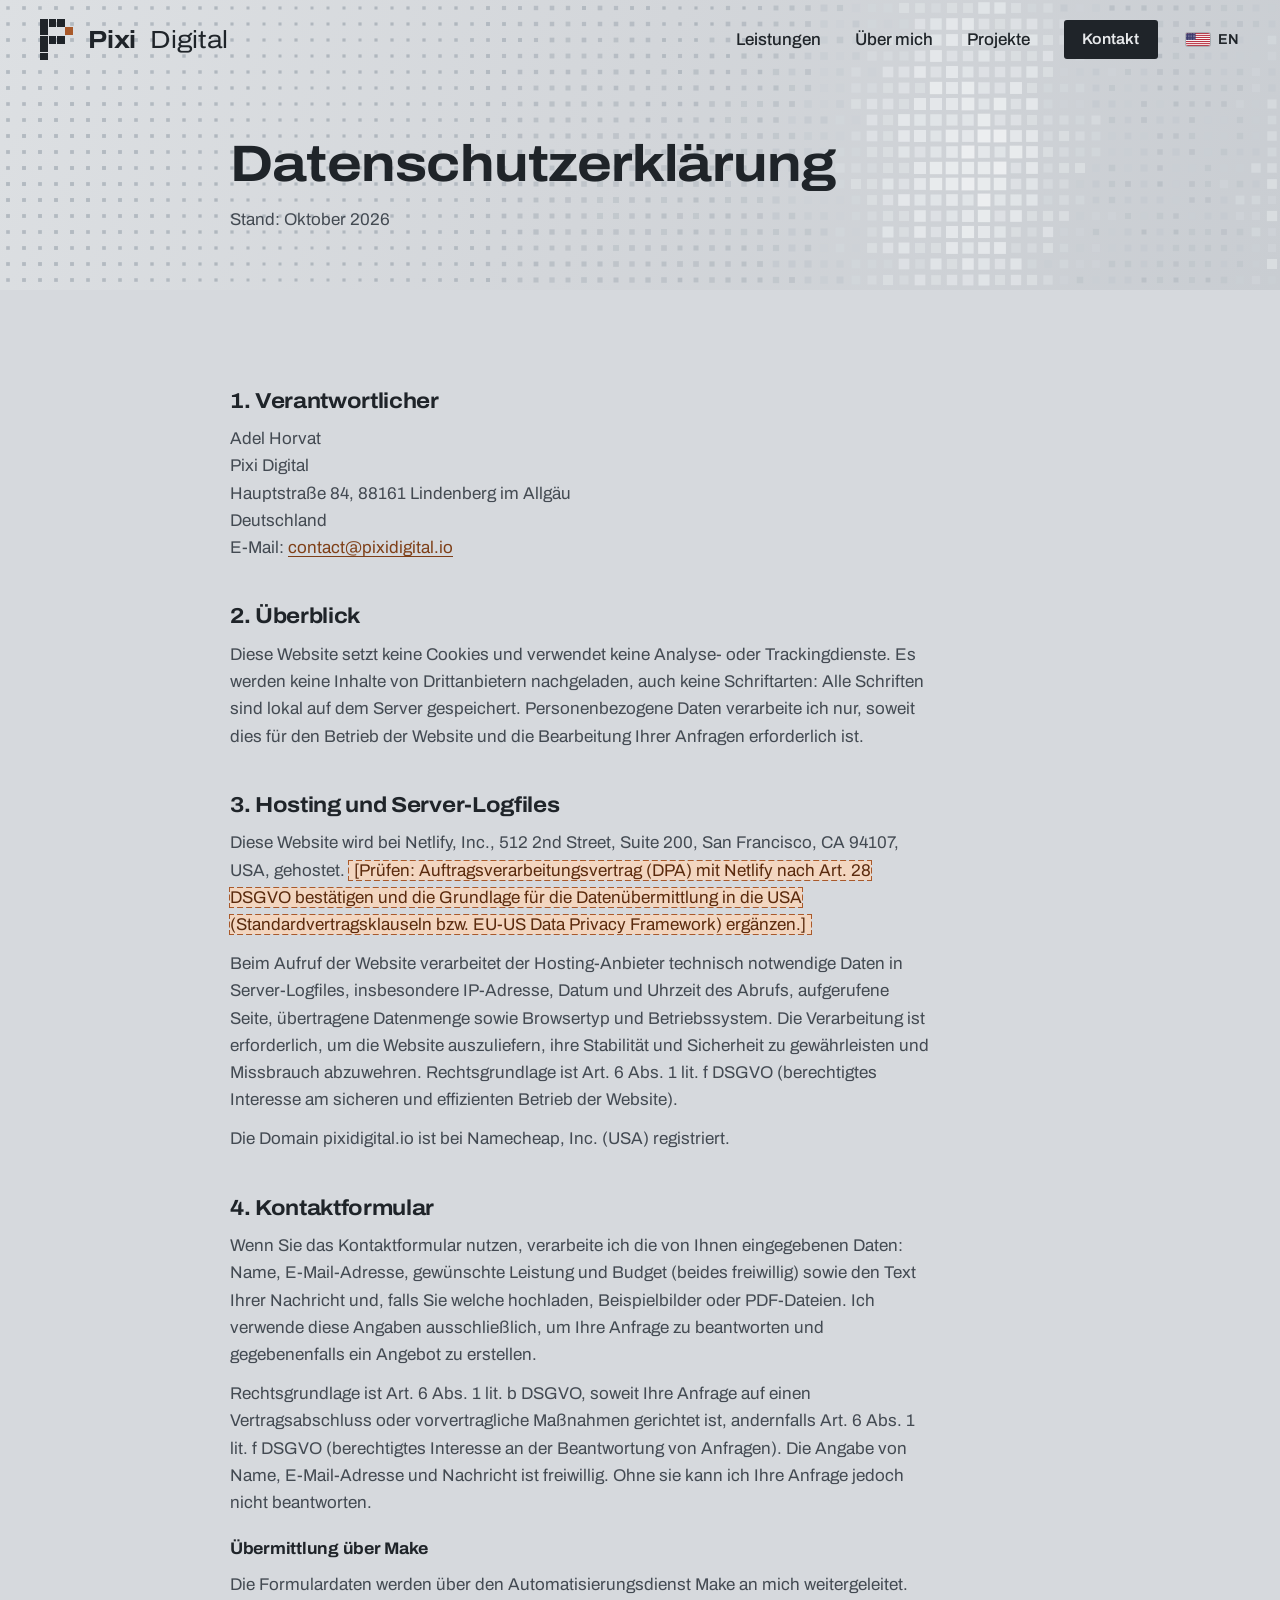
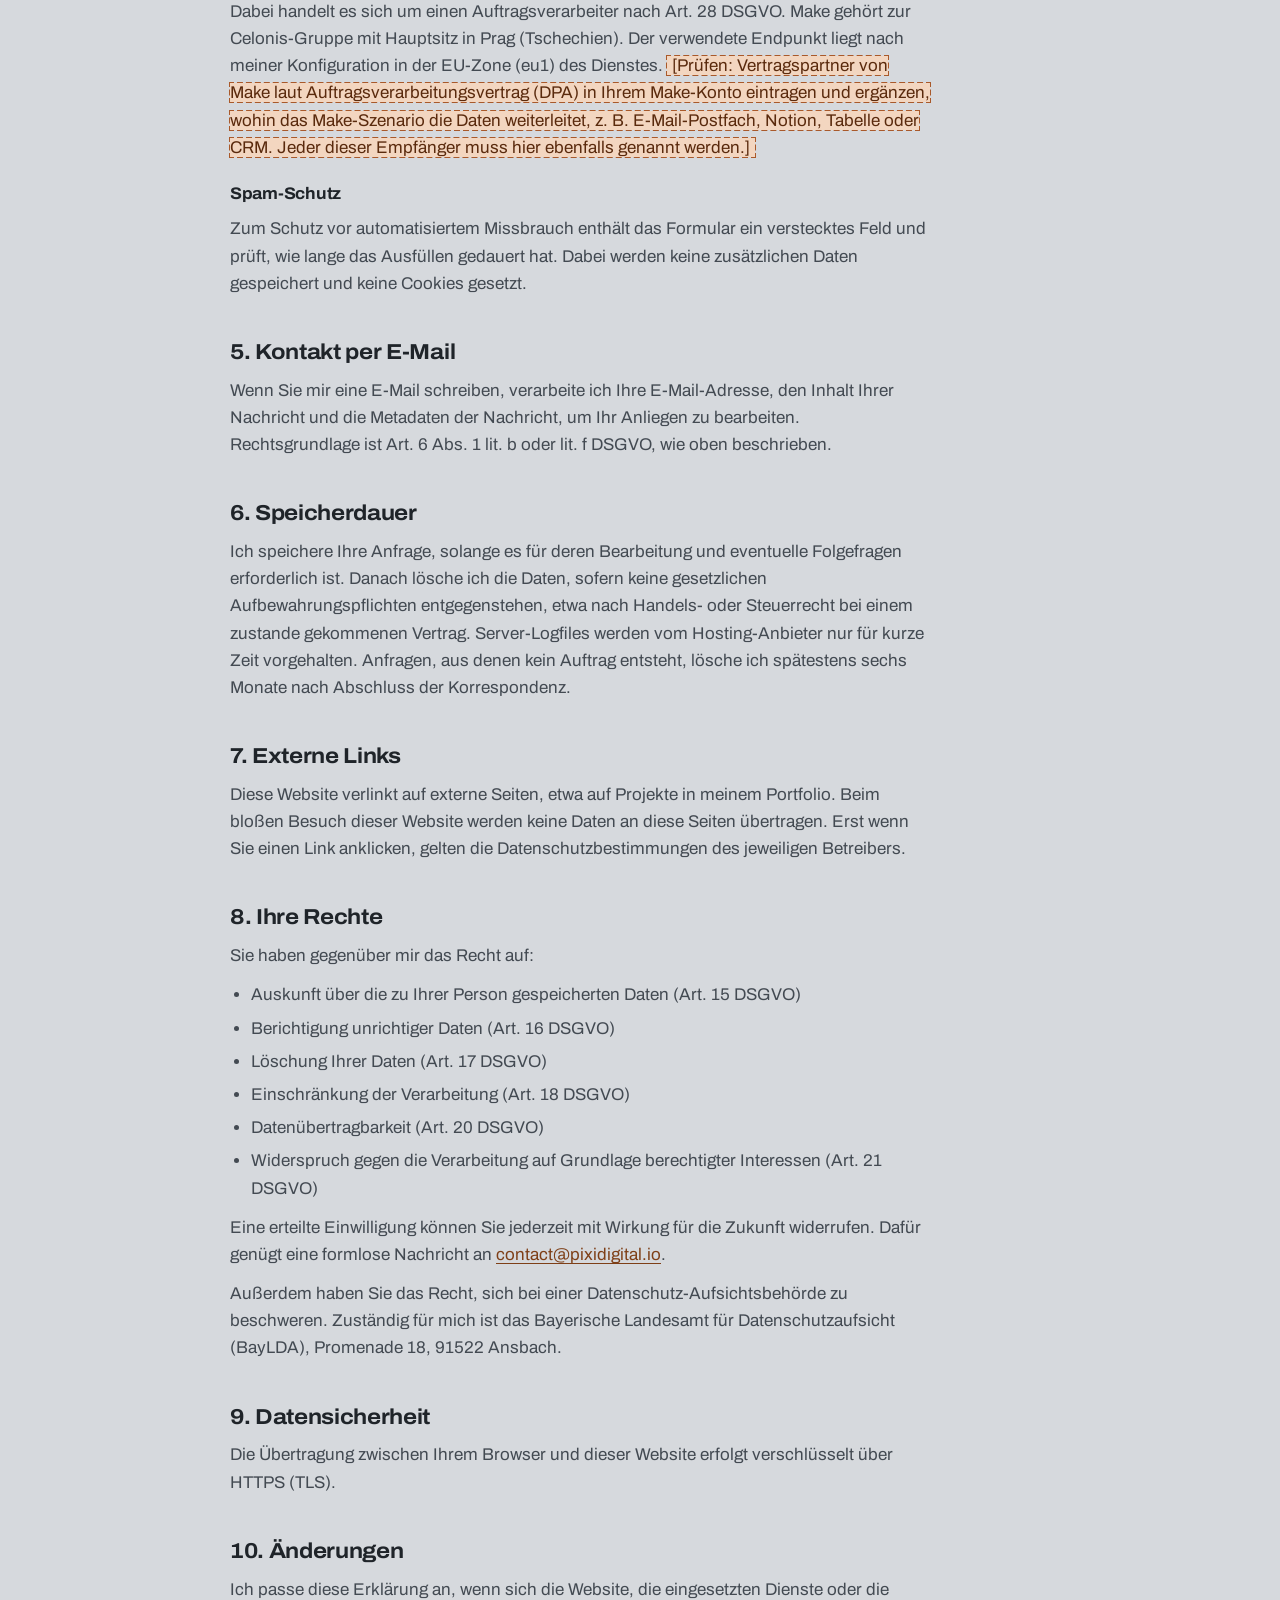
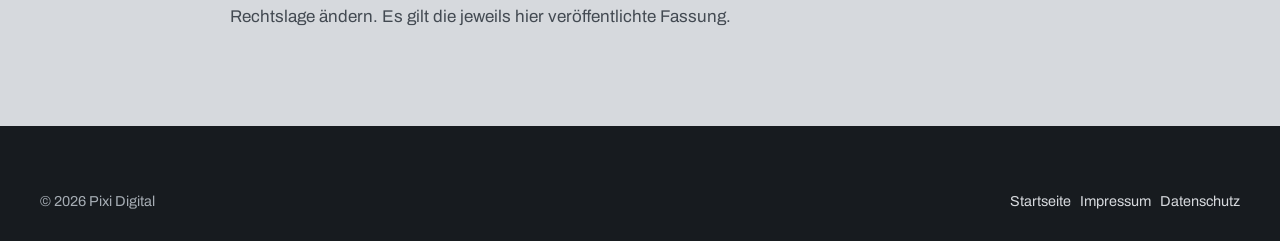
<file: datenschutz.html>
<!DOCTYPE html>
<html lang="de">
<head>
  <meta charset="UTF-8" />
  <meta name="viewport" content="width=device-width, initial-scale=1" />
  <title>Datenschutzerklärung – Pixi Digital</title>
  <meta name="description" content="Datenschutzerklärung von Pixi Digital: Welche Daten beim Besuch der Website und bei Kontaktanfragen verarbeitet werden." />
  <link rel="canonical" href="https://pixidigital.io/datenschutz.html" />
  <link rel="alternate" hreflang="de" href="https://pixidigital.io/datenschutz.html" />
  <link rel="alternate" hreflang="en" href="https://pixidigital.io/en/privacy.html" />
  <link rel="alternate" hreflang="x-default" href="https://pixidigital.io/datenschutz.html" />
  <meta name="theme-color" content="#d6d9dd" />
  <link rel="icon" type="image/svg+xml" href="favicon.svg" />
  <link rel="preload" href="fonts/archivo-latin-wdth-normal.woff2" as="font" type="font/woff2" crossorigin />
  <link rel="stylesheet" href="style.css" />
</head>
<body>
  <a class="skip-link" href="#inhalt">Zum Inhalt springen</a>

  <header class="site-header is-scrolled" id="siteHeader">
    <div class="wrap">
      <a class="brand" href="index.html" aria-label="Pixi Digital, zur Startseite">
        <svg viewBox="0 0 20 25" aria-hidden="true" focusable="false">
          <g fill="#1f2429">
            <rect x="0" y="0" width="4.6" height="4.6"/><rect x="5" y="0" width="4.6" height="4.6"/><rect x="10" y="0" width="4.6" height="4.6"/>
            <rect x="0" y="5" width="4.6" height="4.6"/>
            <rect x="0" y="10" width="4.6" height="4.6"/><rect x="5" y="10" width="4.6" height="4.6"/><rect x="10" y="10" width="4.6" height="4.6"/>
            <rect x="0" y="15" width="4.6" height="4.6"/>
            <rect x="0" y="20" width="4.6" height="4.6"/>
          </g>
          <rect x="15" y="5" width="4.6" height="4.6" fill="#a9592a"/>
        </svg>
        <b>Pixi</b><span>Digital</span>
      </a>
      <button class="nav-toggle" id="navToggle" type="button" aria-expanded="false" aria-controls="siteNav" aria-label="Menü öffnen"><span></span></button>
      <nav aria-label="Hauptnavigation">
        <ul class="nav-list" id="siteNav">
          <li><a href="index.html#leistungen">Leistungen</a></li>
          <li><a href="index.html#ueber-mich">Über mich</a></li>
          <li><a href="index.html#projekte">Projekte</a></li>
          <li><a class="btn btn--ink btn--sm" href="index.html#kontakt">Kontakt</a></li>
        </ul>
      </nav>
      <a class="lang-switch" href="en/privacy.html" hreflang="en" lang="en" aria-label="Switch to English">
        <svg class="flag" viewBox="0 0 7410 3900" width="24" height="13" aria-hidden="true" focusable="false"><rect width="7410" height="3900" fill="#b22234"/><path d="M0,450H7410M0,1050H7410M0,1650H7410M0,2250H7410M0,2850H7410M0,3450H7410" stroke="#fff" stroke-width="300"/><rect width="2964" height="2100" fill="#3c3b6e"/><g fill="#fff"><circle cx="247" cy="210" r="90"/><circle cx="741" cy="210" r="90"/><circle cx="1235" cy="210" r="90"/><circle cx="1729" cy="210" r="90"/><circle cx="2223" cy="210" r="90"/><circle cx="2717" cy="210" r="90"/><circle cx="247" cy="630" r="90"/><circle cx="741" cy="630" r="90"/><circle cx="1235" cy="630" r="90"/><circle cx="1729" cy="630" r="90"/><circle cx="2223" cy="630" r="90"/><circle cx="2717" cy="630" r="90"/><circle cx="247" cy="1050" r="90"/><circle cx="741" cy="1050" r="90"/><circle cx="1235" cy="1050" r="90"/><circle cx="1729" cy="1050" r="90"/><circle cx="2223" cy="1050" r="90"/><circle cx="2717" cy="1050" r="90"/><circle cx="247" cy="1470" r="90"/><circle cx="741" cy="1470" r="90"/><circle cx="1235" cy="1470" r="90"/><circle cx="1729" cy="1470" r="90"/><circle cx="2223" cy="1470" r="90"/><circle cx="2717" cy="1470" r="90"/><circle cx="247" cy="1890" r="90"/><circle cx="741" cy="1890" r="90"/><circle cx="1235" cy="1890" r="90"/><circle cx="1729" cy="1890" r="90"/><circle cx="2223" cy="1890" r="90"/><circle cx="2717" cy="1890" r="90"/></g></svg>
        <span>EN</span>
      </a>
    </div>
  </header>

  <main id="inhalt">
    <section class="legal-head">
      <canvas class="pixel-field" data-pixel="band" data-pointer="on" aria-hidden="true"></canvas>
      <div class="wrap">
        <h1>Datenschutzerklärung</h1>
        <p class="stand">Stand: Oktober 2026</p>
      </div>
    </section>
    <div class="legal">
    <div class="wrap">

      <h2>1. Verantwortlicher</h2>
      <p>
        Adel Horvat<br />
        Pixi Digital<br />
        Hauptstraße 84, 88161 Lindenberg im Allgäu<br />
        Deutschland<br />
        E-Mail: <a href="mailto:contact@pixidigital.io">contact@pixidigital.io</a>
      </p>

      <h2>2. Überblick</h2>
      <p>Diese Website setzt keine Cookies und verwendet keine Analyse- oder Trackingdienste. Es werden keine Inhalte von Drittanbietern nachgeladen, auch keine Schriftarten: Alle Schriften sind lokal auf dem Server gespeichert. Personenbezogene Daten verarbeite ich nur, soweit dies für den Betrieb der Website und die Bearbeitung Ihrer Anfragen erforderlich ist.</p>

      <h2>3. Hosting und Server-Logfiles</h2>
      <p>Diese Website wird bei Netlify, Inc., 512 2nd Street, Suite 200, San Francisco, CA 94107, USA, gehostet. <span class="platzhalter">[Prüfen: Auftragsverarbeitungsvertrag (DPA) mit Netlify nach Art. 28 DSGVO bestätigen und die Grundlage für die Datenübermittlung in die USA (Standardvertragsklauseln bzw. EU-US Data Privacy Framework) ergänzen.]</span></p>
      <p>Beim Aufruf der Website verarbeitet der Hosting-Anbieter technisch notwendige Daten in Server-Logfiles, insbesondere IP-Adresse, Datum und Uhrzeit des Abrufs, aufgerufene Seite, übertragene Datenmenge sowie Browsertyp und Betriebssystem. Die Verarbeitung ist erforderlich, um die Website auszuliefern, ihre Stabilität und Sicherheit zu gewährleisten und Missbrauch abzuwehren. Rechtsgrundlage ist Art. 6 Abs. 1 lit. f DSGVO (berechtigtes Interesse am sicheren und effizienten Betrieb der Website).</p>
      <p>Die Domain pixidigital.io ist bei Namecheap, Inc. (USA) registriert.</p>

      <h2>4. Kontaktformular</h2>
      <p>Wenn Sie das Kontaktformular nutzen, verarbeite ich die von Ihnen eingegebenen Daten: Name, E-Mail-Adresse, gewünschte Leistung und Budget (beides freiwillig) sowie den Text Ihrer Nachricht und, falls Sie welche hochladen, Beispielbilder oder PDF-Dateien. Ich verwende diese Angaben ausschließlich, um Ihre Anfrage zu beantworten und gegebenenfalls ein Angebot zu erstellen.</p>
      <p>Rechtsgrundlage ist Art. 6 Abs. 1 lit. b DSGVO, soweit Ihre Anfrage auf einen Vertragsabschluss oder vorvertragliche Maßnahmen gerichtet ist, andernfalls Art. 6 Abs. 1 lit. f DSGVO (berechtigtes Interesse an der Beantwortung von Anfragen). Die Angabe von Name, E-Mail-Adresse und Nachricht ist freiwillig. Ohne sie kann ich Ihre Anfrage jedoch nicht beantworten.</p>
      <h3>Übermittlung über Make</h3>
      <p>Die Formulardaten werden über den Automatisierungsdienst Make an mich weitergeleitet. Dabei handelt es sich um einen Auftragsverarbeiter nach Art. 28 DSGVO. Make gehört zur Celonis-Gruppe mit Hauptsitz in Prag (Tschechien). Der verwendete Endpunkt liegt nach meiner Konfiguration in der EU-Zone (eu1) des Dienstes. <span class="platzhalter">[Prüfen: Vertragspartner von Make laut Auftragsverarbeitungsvertrag (DPA) in Ihrem Make-Konto eintragen und ergänzen, wohin das Make-Szenario die Daten weiterleitet, z. B. E-Mail-Postfach, Notion, Tabelle oder CRM. Jeder dieser Empfänger muss hier ebenfalls genannt werden.]</span></p>
      <h3>Spam-Schutz</h3>
      <p>Zum Schutz vor automatisiertem Missbrauch enthält das Formular ein verstecktes Feld und prüft, wie lange das Ausfüllen gedauert hat. Dabei werden keine zusätzlichen Daten gespeichert und keine Cookies gesetzt.</p>

      <h2>5. Kontakt per E-Mail</h2>
      <p>Wenn Sie mir eine E-Mail schreiben, verarbeite ich Ihre E-Mail-Adresse, den Inhalt Ihrer Nachricht und die Metadaten der Nachricht, um Ihr Anliegen zu bearbeiten. Rechtsgrundlage ist Art. 6 Abs. 1 lit. b oder lit. f DSGVO, wie oben beschrieben.</p>

      <h2>6. Speicherdauer</h2>
      <p>Ich speichere Ihre Anfrage, solange es für deren Bearbeitung und eventuelle Folgefragen erforderlich ist. Danach lösche ich die Daten, sofern keine gesetzlichen Aufbewahrungspflichten entgegenstehen, etwa nach Handels- oder Steuerrecht bei einem zustande gekommenen Vertrag. Server-Logfiles werden vom Hosting-Anbieter nur für kurze Zeit vorgehalten. Anfragen, aus denen kein Auftrag entsteht, lösche ich spätestens sechs Monate nach Abschluss der Korrespondenz.</p>

      <h2>7. Externe Links</h2>
      <p>Diese Website verlinkt auf externe Seiten, etwa auf Projekte in meinem Portfolio. Beim bloßen Besuch dieser Website werden keine Daten an diese Seiten übertragen. Erst wenn Sie einen Link anklicken, gelten die Datenschutzbestimmungen des jeweiligen Betreibers.</p>

      <h2>8. Ihre Rechte</h2>
      <p>Sie haben gegenüber mir das Recht auf:</p>
      <ul>
        <li>Auskunft über die zu Ihrer Person gespeicherten Daten (Art. 15 DSGVO)</li>
        <li>Berichtigung unrichtiger Daten (Art. 16 DSGVO)</li>
        <li>Löschung Ihrer Daten (Art. 17 DSGVO)</li>
        <li>Einschränkung der Verarbeitung (Art. 18 DSGVO)</li>
        <li>Datenübertragbarkeit (Art. 20 DSGVO)</li>
        <li>Widerspruch gegen die Verarbeitung auf Grundlage berechtigter Interessen (Art. 21 DSGVO)</li>
      </ul>
      <p>Eine erteilte Einwilligung können Sie jederzeit mit Wirkung für die Zukunft widerrufen. Dafür genügt eine formlose Nachricht an <a href="mailto:contact@pixidigital.io">contact@pixidigital.io</a>.</p>
      <p>Außerdem haben Sie das Recht, sich bei einer Datenschutz-Aufsichtsbehörde zu beschweren. Zuständig für mich ist das Bayerische Landesamt für Datenschutzaufsicht (BayLDA), Promenade 18, 91522 Ansbach.</p>

      <h2>9. Datensicherheit</h2>
      <p>Die Übertragung zwischen Ihrem Browser und dieser Website erfolgt verschlüsselt über HTTPS (TLS).</p>

      <h2>10. Änderungen</h2>
      <p>Ich passe diese Erklärung an, wenn sich die Website, die eingesetzten Dienste oder die Rechtslage ändern. Es gilt die jeweils hier veröffentlichte Fassung.</p>
    </div>
    </div>
  </main>

  <footer class="site-footer">
    <div class="wrap">
      <div class="footer-bottom footer-bottom--flat">
        <p>&copy; 2026 Pixi Digital</p>
        <p><a href="index.html">Startseite</a> &nbsp; <a href="impressum.html">Impressum</a> &nbsp; <a href="datenschutz.html">Datenschutz</a></p>
      </div>
    </div>
  </footer>

  <script src="script.js" defer></script>
  <script src="pixel-field.js" defer></script>
</body>
</html>
</file>
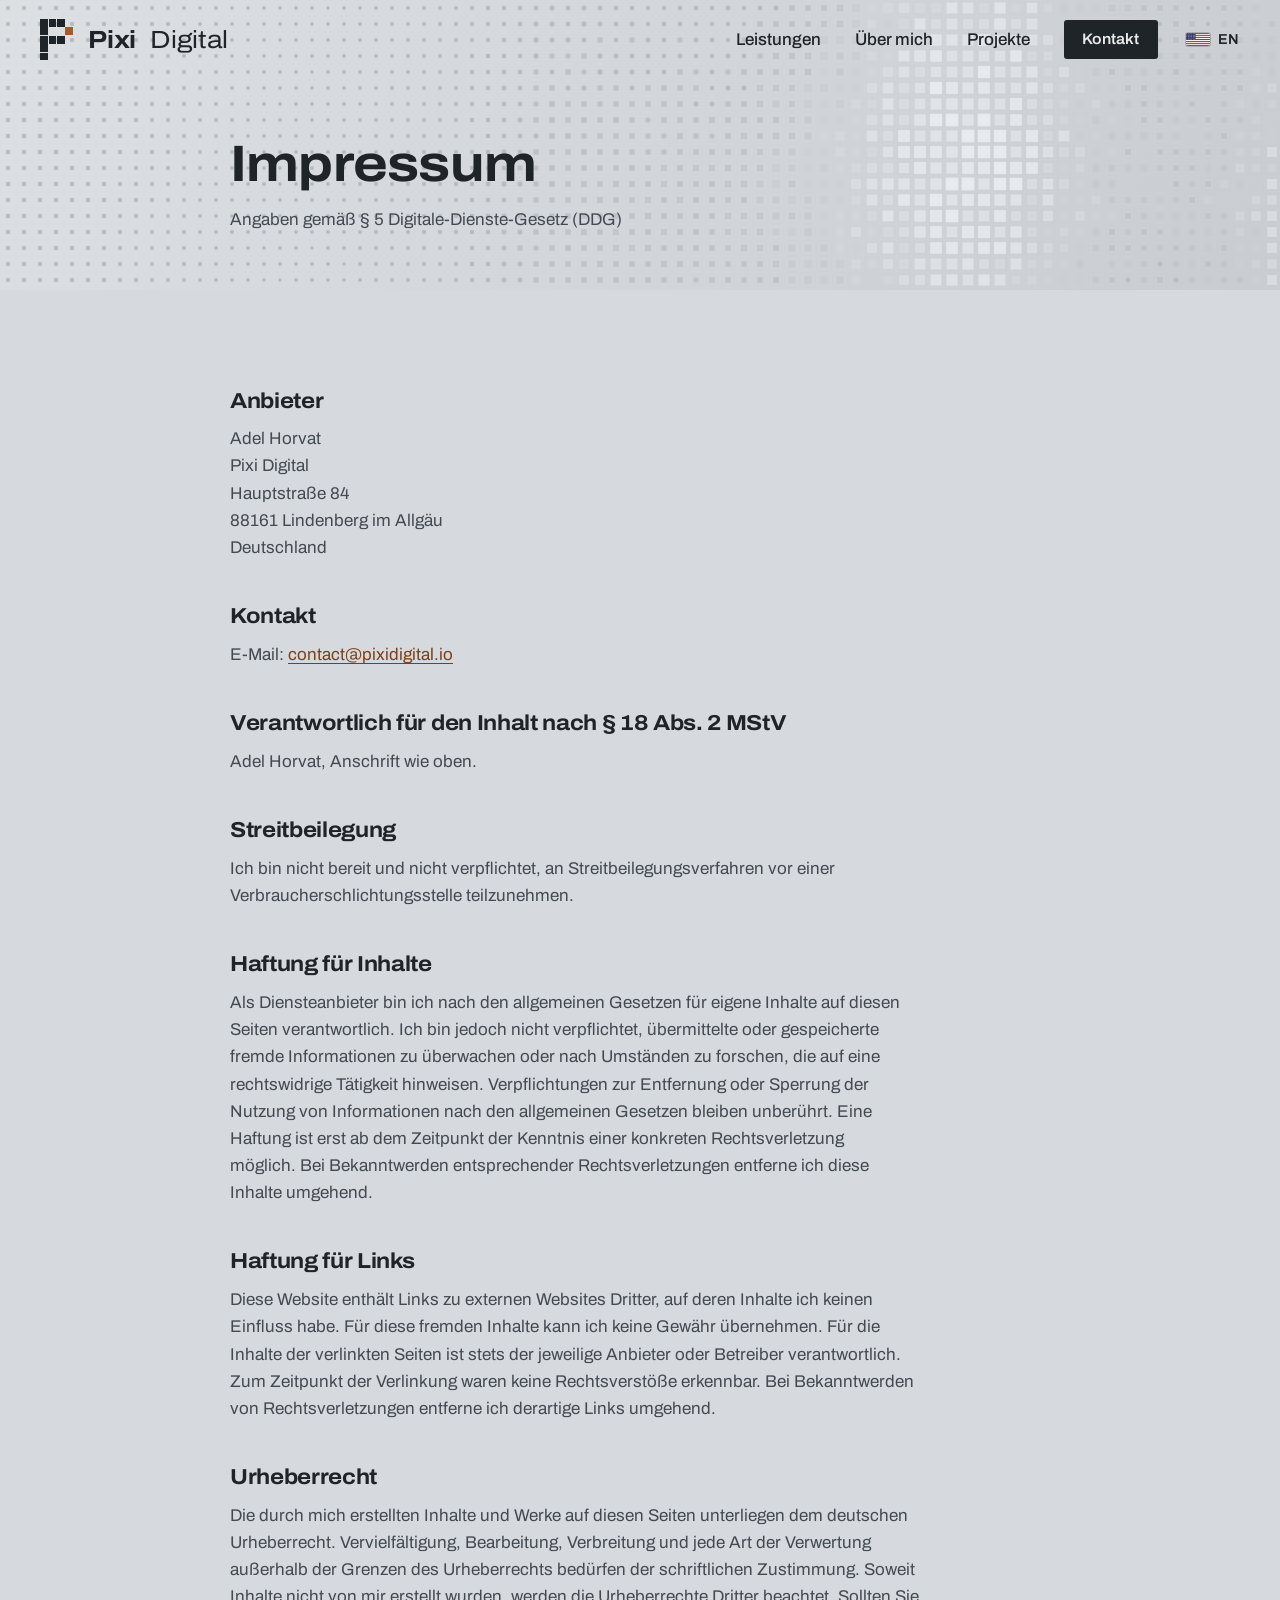
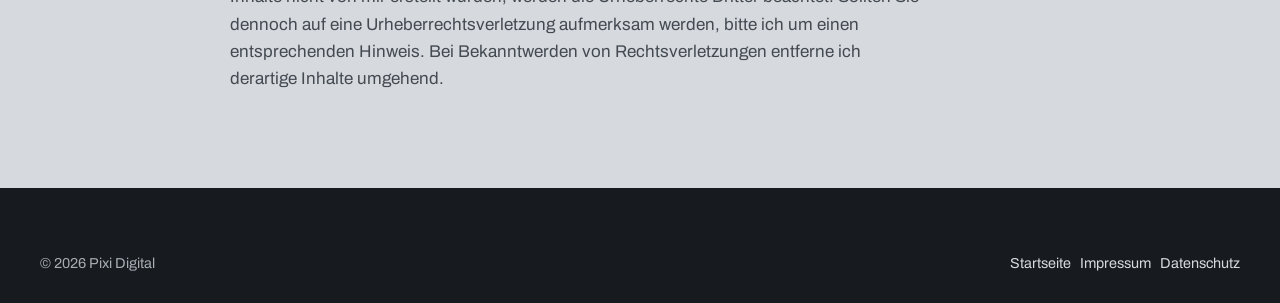
<file: impressum.html>
<!DOCTYPE html>
<html lang="de">
<head>
  <meta charset="UTF-8" />
  <meta name="viewport" content="width=device-width, initial-scale=1" />
  <title>Impressum – Pixi Digital</title>
  <meta name="description" content="Impressum und Anbieterkennzeichnung von Pixi Digital." />
  <link rel="canonical" href="https://pixidigital.io/impressum.html" />
  <link rel="alternate" hreflang="de" href="https://pixidigital.io/impressum.html" />
  <link rel="alternate" hreflang="en" href="https://pixidigital.io/en/legal-notice.html" />
  <link rel="alternate" hreflang="x-default" href="https://pixidigital.io/impressum.html" />
  <meta name="theme-color" content="#d6d9dd" />
  <link rel="icon" type="image/svg+xml" href="favicon.svg" />
  <link rel="preload" href="fonts/archivo-latin-wdth-normal.woff2" as="font" type="font/woff2" crossorigin />
  <link rel="stylesheet" href="style.css" />
</head>
<body>
  <a class="skip-link" href="#inhalt">Zum Inhalt springen</a>

  <header class="site-header is-scrolled" id="siteHeader">
    <div class="wrap">
      <a class="brand" href="index.html" aria-label="Pixi Digital, zur Startseite">
        <svg viewBox="0 0 20 25" aria-hidden="true" focusable="false">
          <g fill="#1f2429">
            <rect x="0" y="0" width="4.6" height="4.6"/><rect x="5" y="0" width="4.6" height="4.6"/><rect x="10" y="0" width="4.6" height="4.6"/>
            <rect x="0" y="5" width="4.6" height="4.6"/>
            <rect x="0" y="10" width="4.6" height="4.6"/><rect x="5" y="10" width="4.6" height="4.6"/><rect x="10" y="10" width="4.6" height="4.6"/>
            <rect x="0" y="15" width="4.6" height="4.6"/>
            <rect x="0" y="20" width="4.6" height="4.6"/>
          </g>
          <rect x="15" y="5" width="4.6" height="4.6" fill="#a9592a"/>
        </svg>
        <b>Pixi</b><span>Digital</span>
      </a>
      <button class="nav-toggle" id="navToggle" type="button" aria-expanded="false" aria-controls="siteNav" aria-label="Menü öffnen"><span></span></button>
      <nav aria-label="Hauptnavigation">
        <ul class="nav-list" id="siteNav">
          <li><a href="index.html#leistungen">Leistungen</a></li>
          <li><a href="index.html#ueber-mich">Über mich</a></li>
          <li><a href="index.html#projekte">Projekte</a></li>
          <li><a class="btn btn--ink btn--sm" href="index.html#kontakt">Kontakt</a></li>
        </ul>
      </nav>
      <a class="lang-switch" href="en/legal-notice.html" hreflang="en" lang="en" aria-label="Switch to English">
        <svg class="flag" viewBox="0 0 7410 3900" width="24" height="13" aria-hidden="true" focusable="false"><rect width="7410" height="3900" fill="#b22234"/><path d="M0,450H7410M0,1050H7410M0,1650H7410M0,2250H7410M0,2850H7410M0,3450H7410" stroke="#fff" stroke-width="300"/><rect width="2964" height="2100" fill="#3c3b6e"/><g fill="#fff"><circle cx="247" cy="210" r="90"/><circle cx="741" cy="210" r="90"/><circle cx="1235" cy="210" r="90"/><circle cx="1729" cy="210" r="90"/><circle cx="2223" cy="210" r="90"/><circle cx="2717" cy="210" r="90"/><circle cx="247" cy="630" r="90"/><circle cx="741" cy="630" r="90"/><circle cx="1235" cy="630" r="90"/><circle cx="1729" cy="630" r="90"/><circle cx="2223" cy="630" r="90"/><circle cx="2717" cy="630" r="90"/><circle cx="247" cy="1050" r="90"/><circle cx="741" cy="1050" r="90"/><circle cx="1235" cy="1050" r="90"/><circle cx="1729" cy="1050" r="90"/><circle cx="2223" cy="1050" r="90"/><circle cx="2717" cy="1050" r="90"/><circle cx="247" cy="1470" r="90"/><circle cx="741" cy="1470" r="90"/><circle cx="1235" cy="1470" r="90"/><circle cx="1729" cy="1470" r="90"/><circle cx="2223" cy="1470" r="90"/><circle cx="2717" cy="1470" r="90"/><circle cx="247" cy="1890" r="90"/><circle cx="741" cy="1890" r="90"/><circle cx="1235" cy="1890" r="90"/><circle cx="1729" cy="1890" r="90"/><circle cx="2223" cy="1890" r="90"/><circle cx="2717" cy="1890" r="90"/></g></svg>
        <span>EN</span>
      </a>
    </div>
  </header>

  <main id="inhalt">
    <section class="legal-head">
      <canvas class="pixel-field" data-pixel="band" data-pointer="on" aria-hidden="true"></canvas>
      <div class="wrap">
        <h1>Impressum</h1>
        <p class="stand">Angaben gemäß § 5 Digitale-Dienste-Gesetz (DDG)</p>
      </div>
    </section>
    <div class="legal">
    <div class="wrap">

      <h2>Anbieter</h2>
      <p>
        Adel Horvat<br />
        Pixi Digital<br />
        Hauptstraße 84<br />
        88161 Lindenberg im Allgäu<br />
        Deutschland
      </p>

      <h2>Kontakt</h2>
      <p>
        E-Mail: <a href="mailto:contact@pixidigital.io">contact@pixidigital.io</a>
      </p>

      <h2>Verantwortlich für den Inhalt nach § 18 Abs. 2 MStV</h2>
      <p>
        Adel Horvat, Anschrift wie oben.
      </p>

      <h2>Streitbeilegung</h2>
      <p>Ich bin nicht bereit und nicht verpflichtet, an Streitbeilegungsverfahren vor einer Verbraucherschlichtungsstelle teilzunehmen.</p>

      <h2>Haftung für Inhalte</h2>
      <p>Als Diensteanbieter bin ich nach den allgemeinen Gesetzen für eigene Inhalte auf diesen Seiten verantwortlich. Ich bin jedoch nicht verpflichtet, übermittelte oder gespeicherte fremde Informationen zu überwachen oder nach Umständen zu forschen, die auf eine rechtswidrige Tätigkeit hinweisen. Verpflichtungen zur Entfernung oder Sperrung der Nutzung von Informationen nach den allgemeinen Gesetzen bleiben unberührt. Eine Haftung ist erst ab dem Zeitpunkt der Kenntnis einer konkreten Rechtsverletzung möglich. Bei Bekanntwerden entsprechender Rechtsverletzungen entferne ich diese Inhalte umgehend.</p>

      <h2>Haftung für Links</h2>
      <p>Diese Website enthält Links zu externen Websites Dritter, auf deren Inhalte ich keinen Einfluss habe. Für diese fremden Inhalte kann ich keine Gewähr übernehmen. Für die Inhalte der verlinkten Seiten ist stets der jeweilige Anbieter oder Betreiber verantwortlich. Zum Zeitpunkt der Verlinkung waren keine Rechtsverstöße erkennbar. Bei Bekanntwerden von Rechtsverletzungen entferne ich derartige Links umgehend.</p>

      <h2>Urheberrecht</h2>
      <p>Die durch mich erstellten Inhalte und Werke auf diesen Seiten unterliegen dem deutschen Urheberrecht. Vervielfältigung, Bearbeitung, Verbreitung und jede Art der Verwertung außerhalb der Grenzen des Urheberrechts bedürfen der schriftlichen Zustimmung. Soweit Inhalte nicht von mir erstellt wurden, werden die Urheberrechte Dritter beachtet. Sollten Sie dennoch auf eine Urheberrechtsverletzung aufmerksam werden, bitte ich um einen entsprechenden Hinweis. Bei Bekanntwerden von Rechtsverletzungen entferne ich derartige Inhalte umgehend.</p>
    </div>
    </div>
  </main>

  <footer class="site-footer">
    <div class="wrap">
      <div class="footer-bottom footer-bottom--flat">
        <p>&copy; 2026 Pixi Digital</p>
        <p><a href="index.html">Startseite</a> &nbsp; <a href="impressum.html">Impressum</a> &nbsp; <a href="datenschutz.html">Datenschutz</a></p>
      </div>
    </div>
  </footer>

  <script src="script.js" defer></script>
  <script src="pixel-field.js" defer></script>
</body>
</html>
</file>
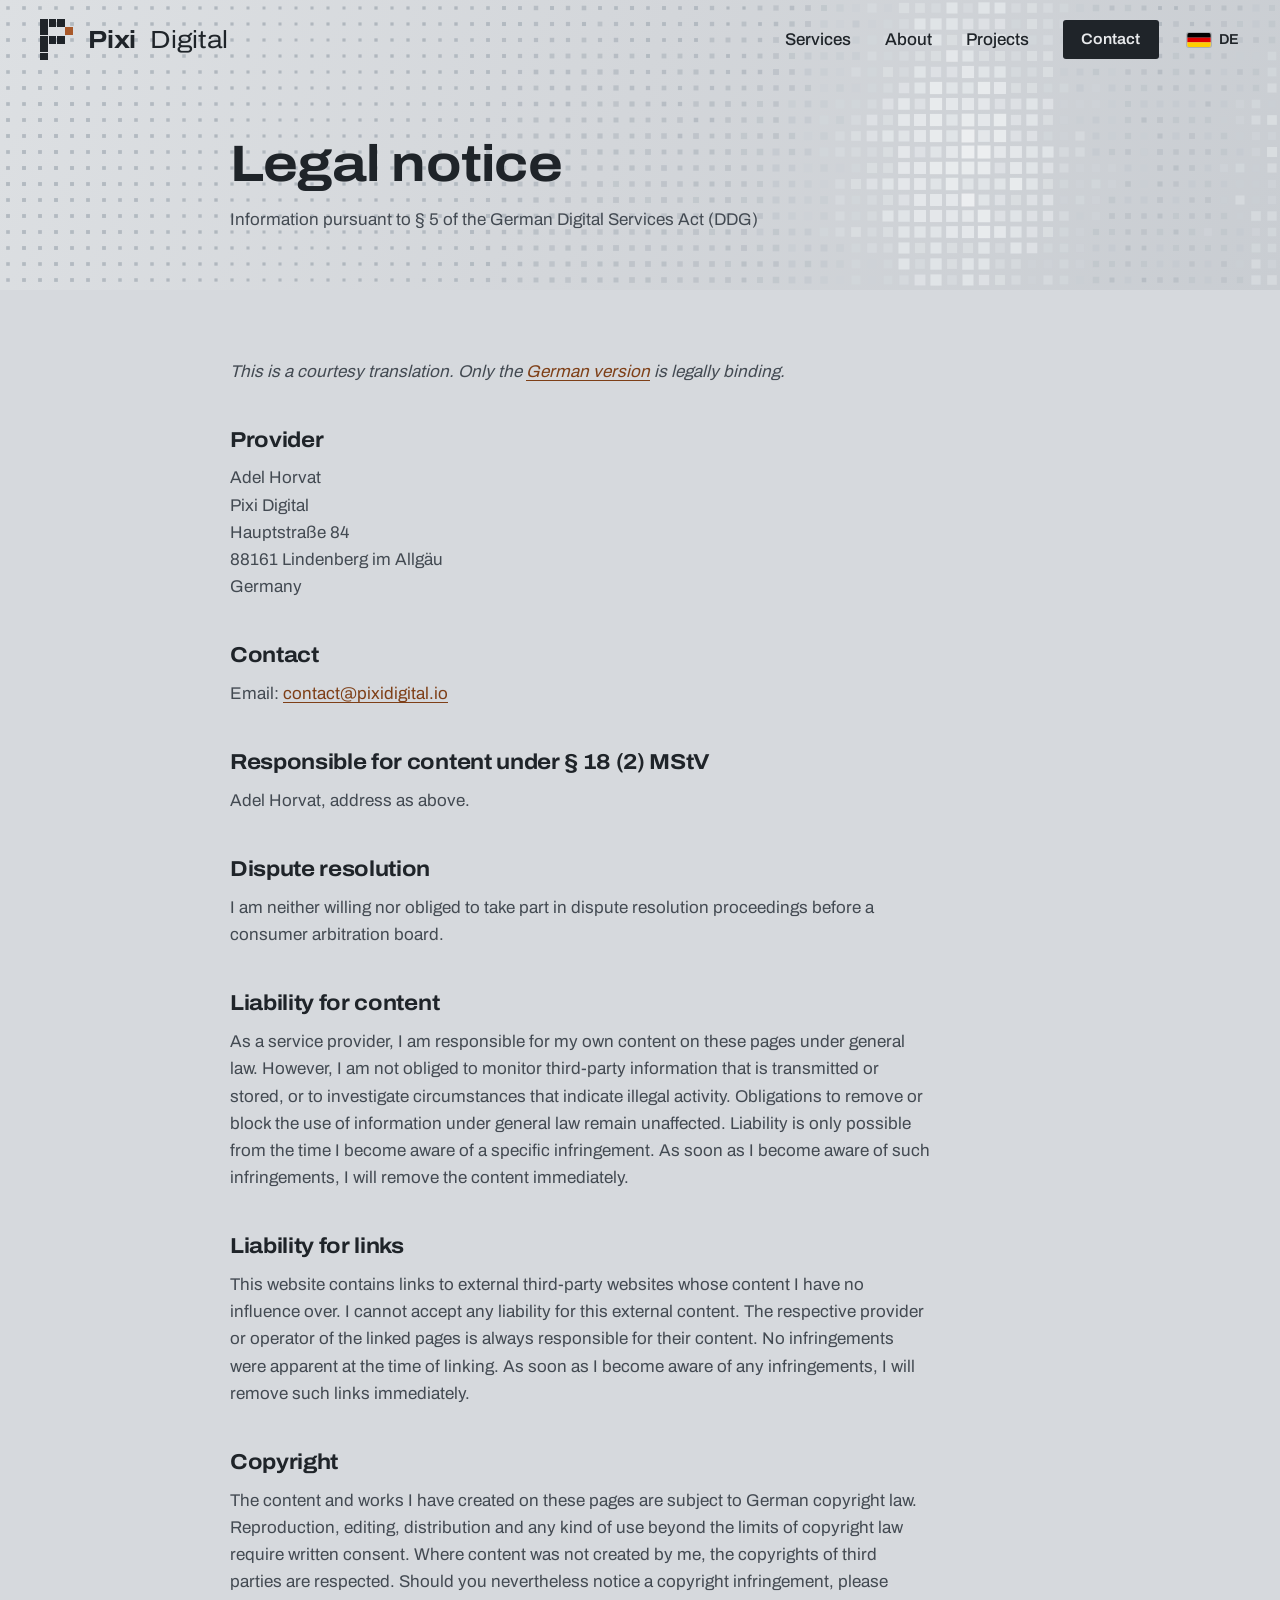
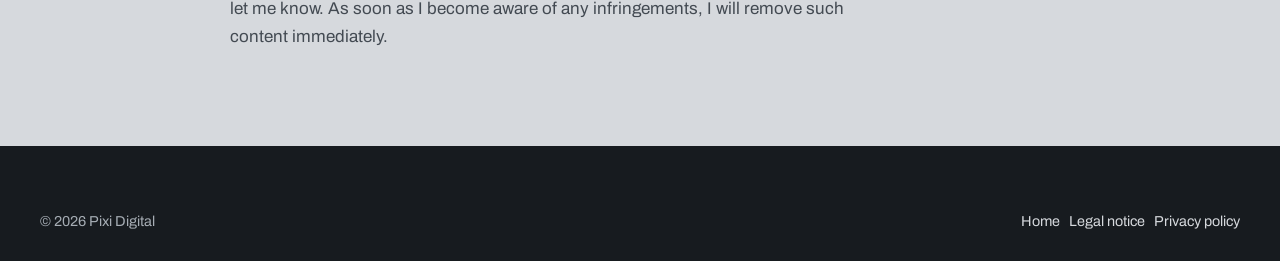
<file: en/legal-notice.html>
<!DOCTYPE html>
<html lang="en">
<head>
  <meta charset="UTF-8" />
  <meta name="viewport" content="width=device-width, initial-scale=1" />
  <title>Legal notice – Pixi Digital</title>
  <meta name="description" content="Legal notice and provider identification of Pixi Digital." />
  <link rel="canonical" href="https://pixidigital.io/en/legal-notice.html" />
  <link rel="alternate" hreflang="de" href="https://pixidigital.io/impressum.html" />
  <link rel="alternate" hreflang="en" href="https://pixidigital.io/en/legal-notice.html" />
  <link rel="alternate" hreflang="x-default" href="https://pixidigital.io/impressum.html" />
  <meta name="theme-color" content="#d6d9dd" />
  <link rel="icon" type="image/svg+xml" href="../favicon.svg" />
  <link rel="preload" href="../fonts/archivo-latin-wdth-normal.woff2" as="font" type="font/woff2" crossorigin />
  <link rel="stylesheet" href="../style.css" />
</head>
<body>
  <a class="skip-link" href="#content">Skip to content</a>

  <header class="site-header is-scrolled" id="siteHeader">
    <div class="wrap">
      <a class="brand" href="./" aria-label="Pixi Digital, to the home page">
        <svg viewBox="0 0 20 25" aria-hidden="true" focusable="false">
          <g fill="#1f2429">
            <rect x="0" y="0" width="4.6" height="4.6"/><rect x="5" y="0" width="4.6" height="4.6"/><rect x="10" y="0" width="4.6" height="4.6"/>
            <rect x="0" y="5" width="4.6" height="4.6"/>
            <rect x="0" y="10" width="4.6" height="4.6"/><rect x="5" y="10" width="4.6" height="4.6"/><rect x="10" y="10" width="4.6" height="4.6"/>
            <rect x="0" y="15" width="4.6" height="4.6"/>
            <rect x="0" y="20" width="4.6" height="4.6"/>
          </g>
          <rect x="15" y="5" width="4.6" height="4.6" fill="#a9592a"/>
        </svg>
        <b>Pixi</b><span>Digital</span>
      </a>
      <button class="nav-toggle" id="navToggle" type="button" aria-expanded="false" aria-controls="siteNav" aria-label="Open menu"><span></span></button>
      <nav aria-label="Main navigation">
        <ul class="nav-list" id="siteNav">
          <li><a href="./#services">Services</a></li>
          <li><a href="./#about">About</a></li>
          <li><a href="./#projects">Projects</a></li>
          <li><a class="btn btn--ink btn--sm" href="./#contact">Contact</a></li>
        </ul>
      </nav>
      <a class="lang-switch" href="../impressum.html" hreflang="de" lang="de" aria-label="Auf Deutsch wechseln">
        <svg class="flag" viewBox="0 0 5 3" width="24" height="14" aria-hidden="true" focusable="false"><rect width="5" height="1" fill="#000"/><rect y="1" width="5" height="1" fill="#dd0000"/><rect y="2" width="5" height="1" fill="#ffce00"/></svg>
        <span>DE</span>
      </a>
    </div>
  </header>

  <main id="content">
    <section class="legal-head">
      <canvas class="pixel-field" data-pixel="band" data-pointer="on" aria-hidden="true"></canvas>
      <div class="wrap">
        <h1>Legal notice</h1>
        <p class="stand">Information pursuant to § 5 of the German Digital Services Act (DDG)</p>
      </div>
    </section>
    <div class="legal">
    <div class="wrap">

      <p><em>This is a courtesy translation. Only the <a href="../impressum.html" hreflang="de" lang="de">German version</a> is legally binding.</em></p>

      <h2>Provider</h2>
      <p>
        Adel Horvat<br />
        Pixi Digital<br />
        Hauptstraße 84<br />
        88161 Lindenberg im Allgäu<br />
        Germany
      </p>

      <h2>Contact</h2>
      <p>
        Email: <a href="mailto:contact@pixidigital.io">contact@pixidigital.io</a>
      </p>

      <h2>Responsible for content under § 18 (2) MStV</h2>
      <p>
        Adel Horvat, address as above.
      </p>

      <h2>Dispute resolution</h2>
      <p>I am neither willing nor obliged to take part in dispute resolution proceedings before a consumer arbitration board.</p>

      <h2>Liability for content</h2>
      <p>As a service provider, I am responsible for my own content on these pages under general law. However, I am not obliged to monitor third-party information that is transmitted or stored, or to investigate circumstances that indicate illegal activity. Obligations to remove or block the use of information under general law remain unaffected. Liability is only possible from the time I become aware of a specific infringement. As soon as I become aware of such infringements, I will remove the content immediately.</p>

      <h2>Liability for links</h2>
      <p>This website contains links to external third-party websites whose content I have no influence over. I cannot accept any liability for this external content. The respective provider or operator of the linked pages is always responsible for their content. No infringements were apparent at the time of linking. As soon as I become aware of any infringements, I will remove such links immediately.</p>

      <h2>Copyright</h2>
      <p>The content and works I have created on these pages are subject to German copyright law. Reproduction, editing, distribution and any kind of use beyond the limits of copyright law require written consent. Where content was not created by me, the copyrights of third parties are respected. Should you nevertheless notice a copyright infringement, please let me know. As soon as I become aware of any infringements, I will remove such content immediately.</p>
    </div>
    </div>
  </main>

  <footer class="site-footer">
    <div class="wrap">
      <div class="footer-bottom footer-bottom--flat">
        <p>&copy; 2026 Pixi Digital</p>
        <p><a href="./">Home</a> &nbsp; <a href="legal-notice.html">Legal notice</a> &nbsp; <a href="privacy.html">Privacy policy</a></p>
      </div>
    </div>
  </footer>

  <script src="../script.js" defer></script>
  <script src="../pixel-field.js" defer></script>
</body>
</html>
</file>
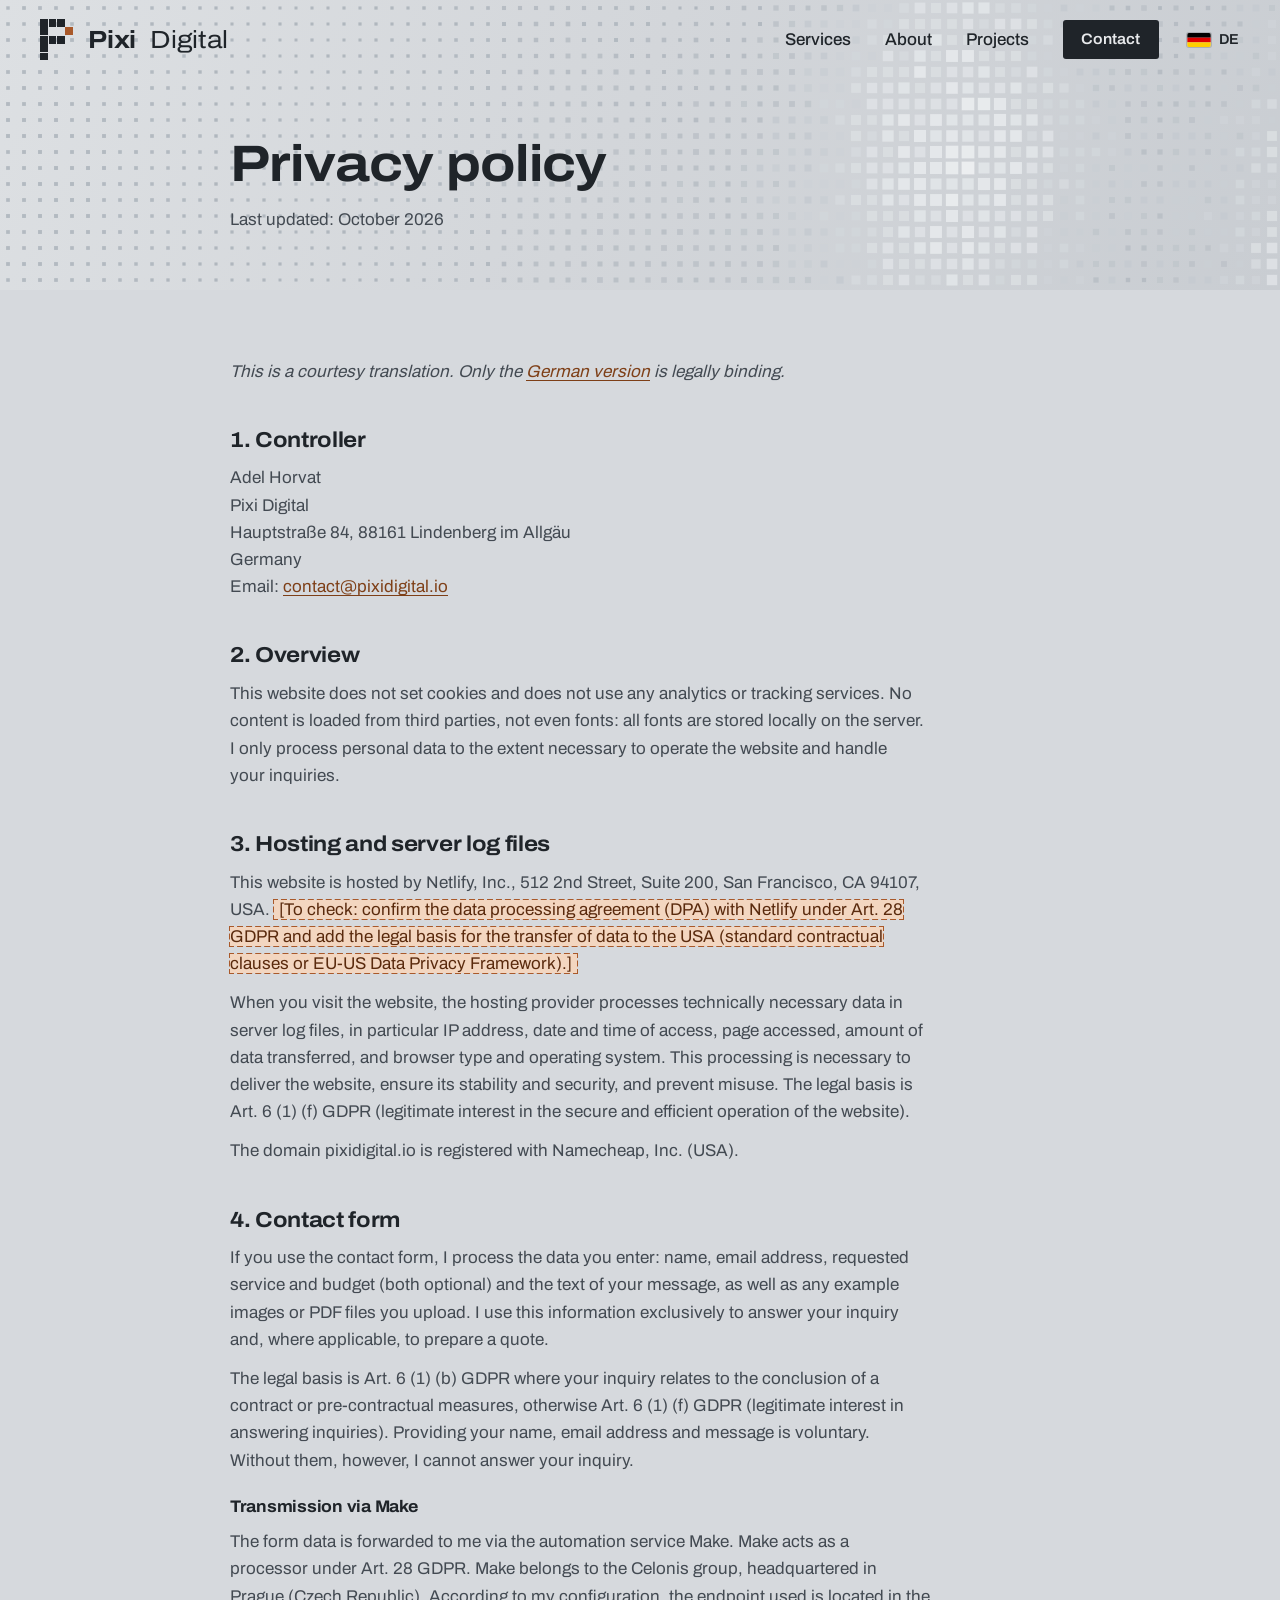
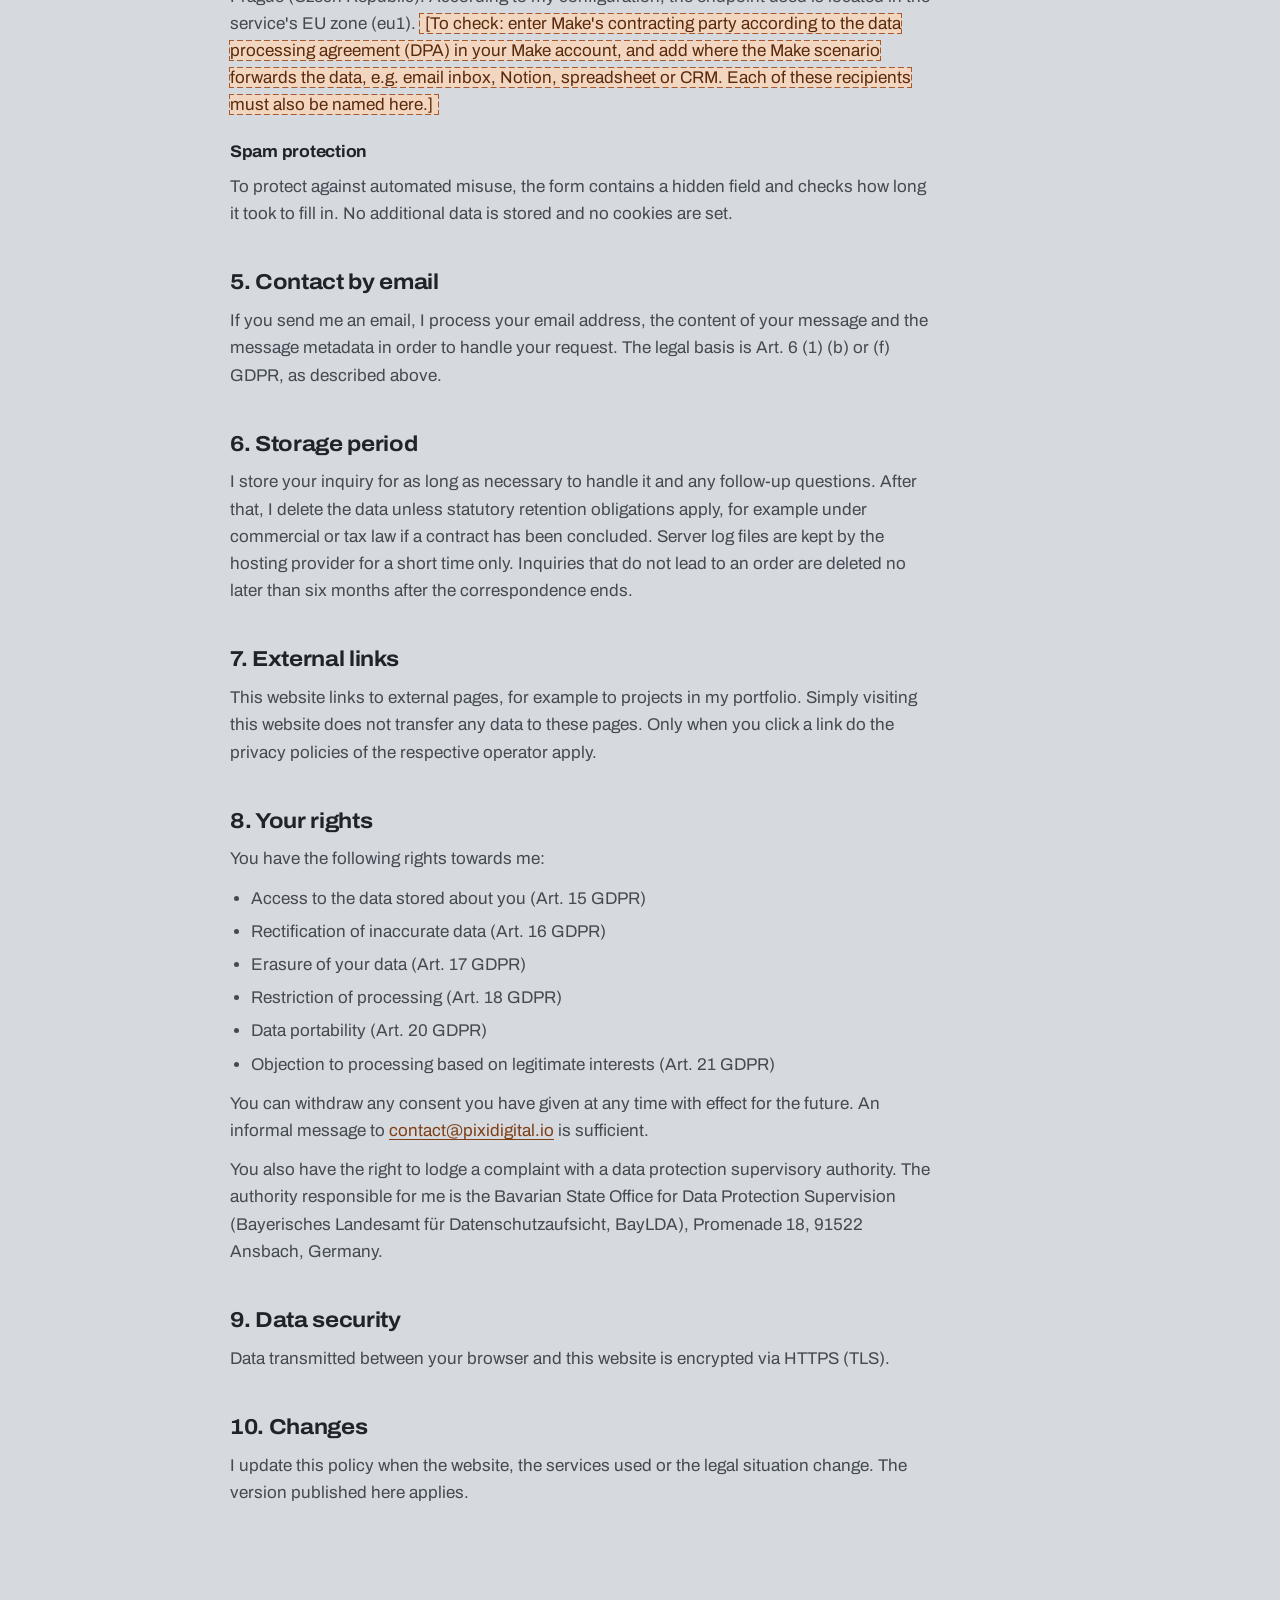
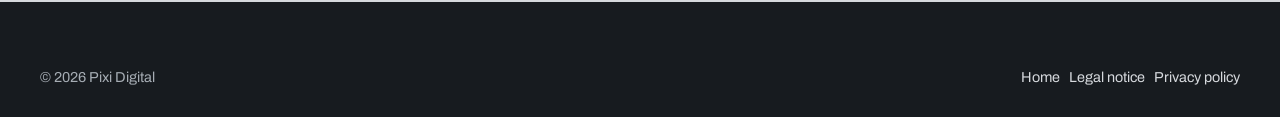
<file: en/privacy.html>
<!DOCTYPE html>
<html lang="en">
<head>
  <meta charset="UTF-8" />
  <meta name="viewport" content="width=device-width, initial-scale=1" />
  <title>Privacy policy – Pixi Digital</title>
  <meta name="description" content="Privacy policy of Pixi Digital." />
  <link rel="canonical" href="https://pixidigital.io/en/privacy.html" />
  <link rel="alternate" hreflang="de" href="https://pixidigital.io/datenschutz.html" />
  <link rel="alternate" hreflang="en" href="https://pixidigital.io/en/privacy.html" />
  <link rel="alternate" hreflang="x-default" href="https://pixidigital.io/datenschutz.html" />
  <meta name="theme-color" content="#d6d9dd" />
  <link rel="icon" type="image/svg+xml" href="../favicon.svg" />
  <link rel="preload" href="../fonts/archivo-latin-wdth-normal.woff2" as="font" type="font/woff2" crossorigin />
  <link rel="stylesheet" href="../style.css" />
</head>
<body>
  <a class="skip-link" href="#content">Skip to content</a>

  <header class="site-header is-scrolled" id="siteHeader">
    <div class="wrap">
      <a class="brand" href="./" aria-label="Pixi Digital, to the home page">
        <svg viewBox="0 0 20 25" aria-hidden="true" focusable="false">
          <g fill="#1f2429">
            <rect x="0" y="0" width="4.6" height="4.6"/><rect x="5" y="0" width="4.6" height="4.6"/><rect x="10" y="0" width="4.6" height="4.6"/>
            <rect x="0" y="5" width="4.6" height="4.6"/>
            <rect x="0" y="10" width="4.6" height="4.6"/><rect x="5" y="10" width="4.6" height="4.6"/><rect x="10" y="10" width="4.6" height="4.6"/>
            <rect x="0" y="15" width="4.6" height="4.6"/>
            <rect x="0" y="20" width="4.6" height="4.6"/>
          </g>
          <rect x="15" y="5" width="4.6" height="4.6" fill="#a9592a"/>
        </svg>
        <b>Pixi</b><span>Digital</span>
      </a>
      <button class="nav-toggle" id="navToggle" type="button" aria-expanded="false" aria-controls="siteNav" aria-label="Open menu"><span></span></button>
      <nav aria-label="Main navigation">
        <ul class="nav-list" id="siteNav">
          <li><a href="./#services">Services</a></li>
          <li><a href="./#about">About</a></li>
          <li><a href="./#projects">Projects</a></li>
          <li><a class="btn btn--ink btn--sm" href="./#contact">Contact</a></li>
        </ul>
      </nav>
      <a class="lang-switch" href="../datenschutz.html" hreflang="de" lang="de" aria-label="Auf Deutsch wechseln">
        <svg class="flag" viewBox="0 0 5 3" width="24" height="14" aria-hidden="true" focusable="false"><rect width="5" height="1" fill="#000"/><rect y="1" width="5" height="1" fill="#dd0000"/><rect y="2" width="5" height="1" fill="#ffce00"/></svg>
        <span>DE</span>
      </a>
    </div>
  </header>

  <main id="content">
    <section class="legal-head">
      <canvas class="pixel-field" data-pixel="band" data-pointer="on" aria-hidden="true"></canvas>
      <div class="wrap">
        <h1>Privacy policy</h1>
        <p class="stand">Last updated: October 2026</p>
      </div>
    </section>
    <div class="legal">
    <div class="wrap">

      <p><em>This is a courtesy translation. Only the <a href="../datenschutz.html" hreflang="de" lang="de">German version</a> is legally binding.</em></p>

      <h2>1. Controller</h2>
      <p>
        Adel Horvat<br />
        Pixi Digital<br />
        Hauptstraße 84, 88161 Lindenberg im Allgäu<br />
        Germany<br />
        Email: <a href="mailto:contact@pixidigital.io">contact@pixidigital.io</a>
      </p>

      <h2>2. Overview</h2>
      <p>This website does not set cookies and does not use any analytics or tracking services. No content is loaded from third parties, not even fonts: all fonts are stored locally on the server. I only process personal data to the extent necessary to operate the website and handle your inquiries.</p>

      <h2>3. Hosting and server log files</h2>
      <p>This website is hosted by Netlify, Inc., 512 2nd Street, Suite 200, San Francisco, CA 94107, USA. <span class="platzhalter">[To check: confirm the data processing agreement (DPA) with Netlify under Art. 28 GDPR and add the legal basis for the transfer of data to the USA (standard contractual clauses or EU-US Data Privacy Framework).]</span></p>
      <p>When you visit the website, the hosting provider processes technically necessary data in server log files, in particular IP address, date and time of access, page accessed, amount of data transferred, and browser type and operating system. This processing is necessary to deliver the website, ensure its stability and security, and prevent misuse. The legal basis is Art. 6 (1) (f) GDPR (legitimate interest in the secure and efficient operation of the website).</p>
      <p>The domain pixidigital.io is registered with Namecheap, Inc. (USA).</p>

      <h2>4. Contact form</h2>
      <p>If you use the contact form, I process the data you enter: name, email address, requested service and budget (both optional) and the text of your message, as well as any example images or PDF files you upload. I use this information exclusively to answer your inquiry and, where applicable, to prepare a quote.</p>
      <p>The legal basis is Art. 6 (1) (b) GDPR where your inquiry relates to the conclusion of a contract or pre-contractual measures, otherwise Art. 6 (1) (f) GDPR (legitimate interest in answering inquiries). Providing your name, email address and message is voluntary. Without them, however, I cannot answer your inquiry.</p>
      <h3>Transmission via Make</h3>
      <p>The form data is forwarded to me via the automation service Make. Make acts as a processor under Art. 28 GDPR. Make belongs to the Celonis group, headquartered in Prague (Czech Republic). According to my configuration, the endpoint used is located in the service's EU zone (eu1). <span class="platzhalter">[To check: enter Make's contracting party according to the data processing agreement (DPA) in your Make account, and add where the Make scenario forwards the data, e.g. email inbox, Notion, spreadsheet or CRM. Each of these recipients must also be named here.]</span></p>
      <h3>Spam protection</h3>
      <p>To protect against automated misuse, the form contains a hidden field and checks how long it took to fill in. No additional data is stored and no cookies are set.</p>

      <h2>5. Contact by email</h2>
      <p>If you send me an email, I process your email address, the content of your message and the message metadata in order to handle your request. The legal basis is Art. 6 (1) (b) or (f) GDPR, as described above.</p>

      <h2>6. Storage period</h2>
      <p>I store your inquiry for as long as necessary to handle it and any follow-up questions. After that, I delete the data unless statutory retention obligations apply, for example under commercial or tax law if a contract has been concluded. Server log files are kept by the hosting provider for a short time only. Inquiries that do not lead to an order are deleted no later than six months after the correspondence ends.</p>

      <h2>7. External links</h2>
      <p>This website links to external pages, for example to projects in my portfolio. Simply visiting this website does not transfer any data to these pages. Only when you click a link do the privacy policies of the respective operator apply.</p>

      <h2>8. Your rights</h2>
      <p>You have the following rights towards me:</p>
      <ul>
        <li>Access to the data stored about you (Art. 15 GDPR)</li>
        <li>Rectification of inaccurate data (Art. 16 GDPR)</li>
        <li>Erasure of your data (Art. 17 GDPR)</li>
        <li>Restriction of processing (Art. 18 GDPR)</li>
        <li>Data portability (Art. 20 GDPR)</li>
        <li>Objection to processing based on legitimate interests (Art. 21 GDPR)</li>
      </ul>
      <p>You can withdraw any consent you have given at any time with effect for the future. An informal message to <a href="mailto:contact@pixidigital.io">contact@pixidigital.io</a> is sufficient.</p>
      <p>You also have the right to lodge a complaint with a data protection supervisory authority. The authority responsible for me is the Bavarian State Office for Data Protection Supervision (Bayerisches Landesamt für Datenschutzaufsicht, BayLDA), Promenade 18, 91522 Ansbach, Germany.</p>

      <h2>9. Data security</h2>
      <p>Data transmitted between your browser and this website is encrypted via HTTPS (TLS).</p>

      <h2>10. Changes</h2>
      <p>I update this policy when the website, the services used or the legal situation change. The version published here applies.</p>
    </div>
    </div>
  </main>

  <footer class="site-footer">
    <div class="wrap">
      <div class="footer-bottom footer-bottom--flat">
        <p>&copy; 2026 Pixi Digital</p>
        <p><a href="./">Home</a> &nbsp; <a href="legal-notice.html">Legal notice</a> &nbsp; <a href="privacy.html">Privacy policy</a></p>
      </div>
    </div>
  </footer>

  <script src="../script.js" defer></script>
  <script src="../pixel-field.js" defer></script>
</body>
</html>
</file>
<file: style.css>
/* ==========================================================================
   Pixi Digital
   Material: gebürsteter Stahl, Kupfer. Motiv: Pixel.
   ========================================================================== */

/* --- Schrift (lokal eingebunden, keine Verbindung zu Google) ------------- */
@font-face {
  font-family: "Archivo";
  src: url("fonts/archivo-latin-wdth-normal.woff2") format("woff2");
  font-weight: 100 900;
  font-stretch: 62% 125%;
  font-style: normal;
  font-display: swap;
  unicode-range: U+0000-00FF, U+0131, U+0152-0153, U+02BB-02BC, U+02C6, U+02DA, U+02DC, U+0304, U+0308, U+0329, U+2000-206F, U+20AC, U+2122, U+2191, U+2193, U+2212, U+2215, U+FEFF, U+FFFD;
}
@font-face {
  font-family: "Archivo";
  src: url("fonts/archivo-latin-ext-wdth-normal.woff2") format("woff2");
  font-weight: 100 900;
  font-stretch: 62% 125%;
  font-style: normal;
  font-display: swap;
  unicode-range: U+0100-02BA, U+02BD-02C5, U+02C7-02CC, U+02CE-02D7, U+02DD-02FF, U+0304, U+0308, U+0329, U+1D00-1DBF, U+1E00-1E9F, U+1EF2-1EFF, U+2020, U+20A0-20AB, U+20AD-20C0, U+2113, U+2C60-2C7F, U+A720-A7FF;
}

/* --- Tokens --------------------------------------------------------------- */
:root {
  --steel:        #d6d9dd;   /* Seitenhintergrund */
  --steel-raised: #e7e9eb;   /* Flächen, Formular */
  --steel-sunk:   #cbcfd4;
  --steel-line:   #b4bac1;   /* Linien, Pixel */
  --ink:          #1f2429;   /* Überschriften, dunkle Sektion */
  --ink-soft:     #434a52;   /* Fließtext */
  --ink-mute:     #535b63;   /* Nebentext */
  --copper:       #a9592a;   /* Aktionen */
  --copper-deep:  #7e3f17;   /* Textlinks auf Hellgrau */
  --copper-glow:  #e09a66;   /* Linkfarbe auf Dunkel, Pixelglut */
  --night:        #1f2429;
  --night-deep:   #171b1f;
  --on-night:     #d6d9dd;
  --on-night-mute:#a6adb4;
  --error:        #a32a1d;

  --radius: 3px;
  --header-h: 80px;
  --wrap: min(1200px, 100% - 48px);
}

/* --- Basis ---------------------------------------------------------------- */
*, *::before, *::after { box-sizing: border-box; }
html {
  scroll-padding-top: calc(var(--header-h) + 16px);
  -webkit-text-size-adjust: 100%;
}
@media (prefers-reduced-motion: no-preference) {
  html { scroll-behavior: smooth; }
}
body {
  margin: 0;
  background: var(--steel);
  color: var(--ink-soft);
  font-family: "Archivo", system-ui, -apple-system, "Segoe UI", sans-serif;
  font-size: 1.0625rem;
  line-height: 1.6;
  -webkit-font-smoothing: antialiased;
}
h1, h2, h3, h4, p, ul, dl, dd, figure { margin: 0; }
ul { padding: 0; list-style: none; }
img, svg, video { display: block; max-width: 100%; }
p { max-width: 62ch; text-wrap: pretty; }
a { color: var(--copper-deep); text-underline-offset: 0.2em; }
a:hover { color: var(--ink); }

h1, h2, h3 {
  color: var(--ink);
  font-weight: 700;
  font-stretch: 114%;
  letter-spacing: -0.015em;
  line-height: 1.1;
  text-wrap: balance;
  hyphens: auto;
  overflow-wrap: break-word;
}
h2 { font-size: clamp(1.75rem, 1.1rem + 2.4vw, 2.85rem); }
h3 { font-size: clamp(1.3rem, 1.1rem + 0.8vw, 1.7rem); font-stretch: 108%; }

:focus-visible {
  outline: 2px solid var(--copper);
  outline-offset: 3px;
}
.on-night :focus-visible,
.site-footer :focus-visible { outline-color: var(--copper-glow); }

.wrap { width: var(--wrap); margin-inline: auto; }

.sr-only {
  position: absolute;
  width: 1px;
  height: 1px;
  margin: -1px;
  padding: 0;
  overflow: hidden;
  clip: rect(0 0 0 0);
  white-space: nowrap;
  border: 0;
}

.skip-link {
  position: absolute;
  left: 16px;
  top: -80px;
  z-index: 200;
  background: var(--ink);
  color: #fff;
  padding: 10px 16px;
  border-radius: var(--radius);
}
.skip-link:focus { top: 12px; color: #fff; }

/* --- Schaltflächen -------------------------------------------------------- */
.btn {
  display: inline-flex;
  align-items: center;
  justify-content: center;
  padding: 0.9rem 1.55rem;
  border: 1px solid transparent;
  border-radius: var(--radius);
  font: inherit;
  font-weight: 600;
  font-stretch: 105%;
  line-height: 1.2;
  text-decoration: none;
  cursor: pointer;
  transition: background-color 0.2s, color 0.2s, border-color 0.2s;
}
.btn--copper { background: var(--copper); color: #fff; }
.btn--copper:hover { background: var(--copper-deep); color: #fff; }
.btn--line { border-color: var(--ink); color: var(--ink); }
.btn--line:hover { background: var(--ink); color: var(--steel-raised); }
.btn--ink { background: var(--ink); color: var(--steel-raised); }
.btn--ink:hover { background: var(--copper-deep); color: #fff; }
.btn[disabled] { opacity: 0.6; cursor: progress; }
.btn--sm { padding: 0.6rem 1.1rem; font-size: 0.95rem; }

/* --- Kopfzeile ------------------------------------------------------------ */
.site-header {
  position: fixed;
  inset: 0 0 auto 0;
  z-index: 100;
  height: var(--header-h);
  border-bottom: 1px solid transparent;
  transition: background-color 0.25s, border-color 0.25s;
}
.site-header.is-scrolled,
.site-header.menu-open {
  background: rgba(231, 233, 235, 0.94);
  border-bottom-color: var(--steel-line);
  -webkit-backdrop-filter: blur(10px);
  backdrop-filter: blur(10px);
}
.site-header .wrap {
  display: flex;
  align-items: center;
  justify-content: space-between;
  height: 100%;
}
.brand {
  display: inline-flex;
  align-items: center;
  gap: 14px;
  color: var(--ink);
  font-stretch: 112%;
  font-size: 1.55rem;
  font-weight: 700;
  letter-spacing: -0.01em;
  text-decoration: none;
}
.brand:hover { color: var(--ink); }
.brand span { font-weight: 400; }
.brand svg { width: 34px; height: 42px; flex: none; shape-rendering: crispEdges; }

.nav-list { display: flex; align-items: center; gap: 34px; }
.nav-list a:not(.btn) {
  color: var(--ink);
  font-weight: 500;
  text-decoration: none;
  padding-block: 6px;
  background: linear-gradient(var(--copper), var(--copper)) left bottom / 0 2px no-repeat;
  transition: background-size 0.25s;
}
.nav-list a:not(.btn):hover,
.nav-list a:not(.btn)[aria-current="true"] { background-size: 100% 2px; }

.nav-toggle {
  display: none;
  width: 44px;
  height: 44px;
  margin-right: -10px;
  border: 0;
  background: none;
  color: var(--ink);
  cursor: pointer;
}
.nav-toggle span,
.nav-toggle span::before,
.nav-toggle span::after {
  display: block;
  width: 22px;
  height: 2px;
  background: currentColor;
  margin-inline: auto;
  content: "";
  transition: transform 0.2s, background-color 0.2s;
}
.nav-toggle span { position: relative; }
.nav-toggle span::before { position: absolute; top: -7px; left: 0; }
.nav-toggle span::after  { position: absolute; top: 7px; left: 0; }
.menu-open .nav-toggle span { background: transparent; }
.menu-open .nav-toggle span::before { transform: translateY(7px) rotate(45deg); }
.menu-open .nav-toggle span::after  { transform: translateY(-7px) rotate(-45deg); }

/* Sprachumschalter: Flagge der anderen Sprache, ganz rechts in der Kopfzeile */
.site-header .wrap { gap: 28px; }
.site-header .brand { margin-right: auto; }
.site-header nav { order: 1; }
.lang-switch { order: 2; }
.nav-toggle { order: 3; }
.lang-switch {
  display: inline-flex;
  align-items: center;
  gap: 8px;
  min-height: 44px;
  color: var(--ink);
  font-size: 0.9rem;
  font-weight: 600;
  letter-spacing: 0.04em;
  text-decoration: none;
}
.lang-switch .flag {
  flex: none;
  border-radius: 2px;
  box-shadow: 0 0 0 1px rgba(31, 36, 41, 0.18);
  transition: transform 0.2s;
}
.lang-switch:hover .flag { transform: scale(1.12); }

/* --- Hero ----------------------------------------------------------------- */
.hero {
  position: relative;
  display: grid;
  grid-template-rows: 1fr auto;
  min-height: min(100svh, 900px);
  padding: calc(var(--header-h) + 40px) 0 0;
  overflow: hidden;
}
.hero::before {
  /* Verlauf liegt unter dem festen Pixel-Canvas, damit Quadrate über den Hero hinaus fallen können */
  content: "";
  position: absolute;
  inset: 0;
  z-index: -1;
  background: linear-gradient(115deg, #dde0e3 0%, #d3d6da 48%, #c9cdd2 100%);
}
.hero::after {
  /* Lichtreflex wie auf gebürstetem Metall */
  content: "";
  position: absolute;
  inset: 0;
  pointer-events: none;
  background: linear-gradient(105deg, transparent 18%, rgba(255, 255, 255, 0.28) 34%, transparent 48%);
}
.pixel-field {
  position: absolute;
  inset: 0;
  width: 100%;
  height: 100%;
}
.hero__inner { position: relative; z-index: 1; align-self: center; padding-bottom: 56px; }
.hero h1 {
  max-width: 13.5em;
  font-size: clamp(2.05rem, 0.9rem + 4.6vw, 4.5rem);
  line-height: 1.04;
  letter-spacing: -0.025em;
}
@media (min-width: 561px) { .nb { white-space: nowrap; } }
.hero__lead {
  margin-top: 28px;
  font-size: clamp(1.08rem, 1rem + 0.4vw, 1.3rem);
  color: var(--ink);
  max-width: 34em;
}
.hero__actions { display: flex; flex-wrap: wrap; gap: 12px; margin-top: 36px; }
.facts { display: flex; flex-wrap: wrap; gap: 10px 36px; margin-top: 44px; }
.facts li {
  display: flex;
  align-items: center;
  gap: 10px;
  color: var(--ink);
  font-weight: 500;
  font-size: 0.98rem;
}
.facts li::before,
.checklist li::before {
  content: "";
  flex: none;
  width: 7px;
  height: 7px;
  background: var(--copper);
}

/* --- Sektionen ------------------------------------------------------------ */
.section { padding: clamp(72px, 9vw, 128px) 0; }
.section--raised { background: rgba(231, 233, 235, 0.62); }
.section-head { margin-bottom: clamp(40px, 5vw, 64px); }
.section-head p { margin-top: 18px; color: var(--ink-mute); }

/* Leistungen */
.service {
  display: grid;
  grid-template-columns: minmax(0, 5fr) minmax(0, 4fr);
  gap: 20px clamp(32px, 6vw, 96px);
  padding: 40px 0;
  border-top: 1px solid var(--steel-line);
}
.service:last-child { border-bottom: 1px solid var(--steel-line); }
.service p { margin-top: 14px; }
.service .link-action { display: inline-block; margin-top: 22px; }
.link-action {
  color: var(--copper-deep);
  font-weight: 600;
  text-decoration-thickness: 2px;
}
.checklist { display: grid; gap: 10px; align-content: start; }
.checklist li { display: flex; align-items: baseline; gap: 12px; color: var(--ink); }
.checklist li::before { transform: translateY(-1px); }

/* Über mich */
.about {
  display: grid;
  grid-template-columns: minmax(0, 5fr) minmax(0, 6fr);
  gap: 32px clamp(32px, 7vw, 112px);
}
.about__text { display: grid; gap: 18px; align-content: start; }
.about__facts {
  display: grid;
  grid-template-columns: repeat(2, minmax(0, 1fr));
  gap: 0 32px;
  margin-top: 28px;
}
.about__facts div { padding: 18px 0; border-top: 1px solid var(--steel-line); }
.about__facts dt { color: var(--ink); font-weight: 700; font-stretch: 108%; font-size: 0.98rem; }
.about__facts dd { margin-top: 4px; font-size: 0.98rem; }

/* Projekte */
.reel {
  position: relative;
  aspect-ratio: 21 / 9;
  background: var(--night);
  border: 1px solid var(--steel-line);
  overflow: hidden;
}
.reel video { width: 100%; height: 100%; object-fit: cover; }
.reel figcaption {
  position: absolute;
  left: 0;
  bottom: 0;
  padding: 8px 14px;
  background: var(--night);
  color: var(--on-night);
  font-size: 0.88rem;
}
.project {
  display: grid;
  grid-template-columns: minmax(0, 5fr) minmax(0, 4fr);
  gap: 24px clamp(32px, 6vw, 96px);
  padding: 40px 0;
  border-top: 1px solid var(--steel-line);
}
.project:first-of-type { margin-top: 56px; }
.project p { margin-top: 14px; }
.project .link-action { display: inline-block; margin-top: 22px; }
.project dl { display: grid; gap: 0; align-content: start; }
.project dl div {
  display: grid;
  grid-template-columns: 8.5em 1fr;
  gap: 16px;
  padding: 10px 0;
  border-bottom: 1px solid var(--steel-line);
  font-size: 0.98rem;
}
.project dt { color: var(--ink); font-weight: 600; }
.next-project {
  display: flex;
  flex-wrap: wrap;
  align-items: center;
  justify-content: space-between;
  gap: 20px 40px;
  padding: 40px 0 0;
  border-top: 1px solid var(--steel-line);
}
.next-project h3 { max-width: 18em; }

/* Qelarix: eigenes Produkt, in den Farben von Pixi Digital */
.showcase__head { max-width: 46rem; margin-inline: auto; text-align: center; }
.showcase__eyebrow {
  margin-inline: auto;
  color: var(--copper-deep);
  font-size: 0.82rem;
  font-weight: 600;
  letter-spacing: 0.16em;
  text-transform: uppercase;
}
.showcase__eyebrow span { margin: 0 0.5em; opacity: 0.5; }
.showcase__title {
  margin-top: 18px;
  font-size: clamp(3.2rem, 1.6rem + 7vw, 7.5rem);
  font-stretch: 120%;
  letter-spacing: -0.035em;
  line-height: 0.95;
}
.showcase__lead { margin: 24px auto 0; font-size: clamp(1.05rem, 1rem + 0.35vw, 1.25rem); }
.showcase__media {
  margin-top: clamp(40px, 6vw, 72px);
  aspect-ratio: 16 / 9;
  overflow: hidden;
  background: var(--night);
  border: 1px solid var(--steel-line);
  box-shadow: 0 40px 90px -40px rgba(31, 36, 41, 0.55);
}
.showcase__media video { width: 100%; height: 100%; object-fit: cover; }
.showcase__body {
  display: grid;
  grid-template-columns: minmax(0, 6fr) minmax(0, 5fr);
  gap: 32px clamp(32px, 6vw, 96px);
  margin-top: clamp(40px, 5vw, 64px);
}
.showcase__stats { display: grid; grid-template-columns: repeat(3, minmax(0, 1fr)); gap: 24px; }
.showcase__stats li { padding-top: 18px; border-top: 2px solid var(--copper); }
.showcase__stats strong {
  display: block;
  color: var(--ink);
  font-size: clamp(1.9rem, 1.4rem + 1.6vw, 2.8rem);
  font-weight: 700;
  font-stretch: 116%;
  line-height: 1;
}
.showcase__stats span { display: block; margin-top: 10px; color: var(--ink-mute); font-size: 0.95rem; line-height: 1.45; }
.showcase__facts div {
  display: grid;
  grid-template-columns: 8.5em 1fr;
  gap: 16px;
  padding: 10px 0;
  border-bottom: 1px solid var(--steel-line);
  font-size: 0.98rem;
}
.showcase__facts dt { color: var(--ink); font-weight: 600; }
.showcase__actions { margin-top: clamp(40px, 5vw, 56px); text-align: center; }

/* Kontakt (dunkel) */
.on-night { background: var(--night); color: var(--on-night); }
.on-night h2, .on-night h3 { color: #f1f2f4; }
.on-night a { color: var(--copper-glow); }
.on-night a:hover { color: #fff; }
.contact {
  display: grid;
  grid-template-columns: minmax(0, 5fr) minmax(0, 6fr);
  gap: 48px clamp(32px, 7vw, 112px);
  align-items: start;
}
.contact__intro p { margin-top: 20px; }
.contact__list { margin-top: 36px; display: grid; gap: 0; }
.contact__list div { padding: 16px 0; border-top: 1px solid #3a4148; }
.contact__list dt { color: #f1f2f4; font-weight: 600; font-size: 0.95rem; }
.contact__list dd { margin-top: 2px; color: var(--on-night); }

.form {
  display: grid;
  gap: 20px;
  padding: clamp(22px, 3.5vw, 40px);
  background: var(--steel-raised);
  color: var(--ink-soft);
  border-radius: var(--radius);
}
.form-row { display: grid; grid-template-columns: repeat(2, minmax(0, 1fr)); gap: 20px; }
.field { display: grid; gap: 6px; align-content: start; }
.field label { color: var(--ink); font-weight: 600; font-size: 0.95rem; }
.field input,
.field select,
.field textarea {
  width: 100%;
  padding: 0.8rem 0.9rem;
  border: 1px solid #8f979f;
  border-radius: var(--radius);
  background: #f4f5f6;
  color: var(--ink);
  font: inherit;
  font-size: 1rem;
}
.field textarea { resize: vertical; min-height: 140px; }
.field input:focus-visible,
.field select:focus-visible,
.field textarea:focus-visible { outline: 2px solid var(--copper); outline-offset: 1px; border-color: var(--copper); }
.field .has-error { border-color: var(--error); }
.field-error { color: var(--error); font-size: 0.9rem; min-height: 0; }
.field-error:empty { display: none; }
.hp { position: absolute; left: -9999px; width: 1px; height: 1px; overflow: hidden; }

/* Beispielbilder im Formular */
.upload__label { color: var(--ink); font-weight: 600; font-size: 0.95rem; }
.upload__opt { color: var(--ink-mute); font-weight: 400; }
.upload__drop {
  position: relative;
  display: grid;
  gap: 4px;
  justify-items: center;
  padding: 22px 16px;
  text-align: center;
  border: 1px dashed #8f979f;
  border-radius: var(--radius);
  background: #f4f5f6;
  transition: border-color 0.15s, background-color 0.15s;
}
.upload__drop:hover,
.upload__drop.is-over { border-color: var(--copper); background: #fff; }
.upload__drop:focus-within { outline: 2px solid var(--copper); outline-offset: 1px; border-color: var(--copper); }
.field .upload__drop input { position: absolute; inset: 0; width: 100%; height: 100%; padding: 0; border: 0; opacity: 0; cursor: pointer; }
.upload__text { color: var(--ink); }
.upload__text strong { color: var(--copper-deep); }
.upload__hint { max-width: 46ch; color: var(--ink-mute); font-size: 0.85rem; }
.upload__list { display: grid; gap: 6px; margin: 0; padding: 0; list-style: none; }
.upload__list:empty { display: none; }
.upload__item {
  display: flex;
  align-items: center;
  gap: 12px;
  padding: 8px 8px 8px 10px;
  border: 1px solid var(--steel-line);
  border-radius: var(--radius);
  background: #f4f5f6;
  color: var(--ink);
  font-size: 0.92rem;
}
.upload__thumb {
  flex: none;
  display: grid;
  place-items: center;
  width: 40px;
  height: 40px;
  border-radius: 2px;
  background: var(--steel-sunk);
  color: var(--ink-soft);
  font-size: 0.7rem;
  font-weight: 700;
  object-fit: cover;
}
.upload__name { flex: 1; min-width: 0; overflow: hidden; text-overflow: ellipsis; white-space: nowrap; }
.upload__size { flex: none; color: var(--ink-mute); font-size: 0.85rem; }
.upload__remove {
  flex: none;
  width: 32px;
  height: 32px;
  border: 0;
  border-radius: var(--radius);
  background: transparent;
  color: var(--ink-soft);
  font-size: 1.2rem;
  line-height: 1;
  cursor: pointer;
}
.upload__remove:hover { background: var(--steel-sunk); color: var(--ink); }
.upload__remove:focus-visible { outline: 2px solid var(--copper); outline-offset: 1px; }

.consent { display: grid; gap: 6px; }
.consent__row { display: flex; gap: 12px; align-items: flex-start; }
.consent input { flex: none; width: 20px; height: 20px; margin: 3px 0 0; accent-color: var(--copper); }
.consent label { font-size: 0.95rem; }
.consent a { color: var(--copper-deep); }

.form-status { padding: 14px 16px; border-left: 3px solid var(--copper); background: #f4f5f6; color: var(--ink); }
.form-status:empty { display: none; }
.form-status.is-error { border-left-color: var(--error); }

/* Fußzeile */
.site-footer {
  background: var(--night-deep);
  color: var(--on-night-mute);
  padding: 64px 0 28px;
  font-size: 0.97rem;
}
.site-footer a { color: var(--on-night); text-decoration: none; }
.site-footer a:hover { color: var(--copper-glow); text-decoration: underline; }
.footer-grid {
  display: grid;
  grid-template-columns: minmax(0, 5fr) repeat(2, minmax(0, 3fr));
  gap: 40px;
}
.site-footer .brand { color: #f1f2f4; }
.site-footer .brand:hover { color: #f1f2f4; }
.footer-grid p { margin-top: 16px; max-width: 34ch; }
.site-footer h2 {
  color: #f1f2f4;
  font-size: 0.98rem;
  font-stretch: 108%;
  letter-spacing: 0;
}
.site-footer ul { margin-top: 14px; display: grid; gap: 8px; }
.footer-bottom {
  margin-top: 56px;
  padding-top: 22px;
  border-top: 1px solid #2f363c;
  display: flex;
  flex-wrap: wrap;
  justify-content: space-between;
  gap: 8px 24px;
  font-size: 0.9rem;
}

/* Fußzeile ohne Linienkopf (rechtliche Seiten) */
.footer-bottom--flat { margin-top: 0; padding-top: 0; border-top: 0; }

/* --- Rechtliche Seiten ---------------------------------------------------- */
.legal { padding: 56px 0 96px; }
.legal .wrap { max-width: 820px; }
.legal-head h1 { font-size: clamp(2rem, 1.2rem + 3vw, 3.2rem); }
.legal-head .stand { margin-top: 14px; color: var(--ink-soft); }
.legal h2 { font-size: 1.35rem; font-stretch: 110%; margin: 44px 0 12px; }
.legal h3 { font-size: 1.05rem; font-stretch: 105%; margin: 24px 0 8px; }
.legal p, .legal ul { margin-top: 12px; max-width: 70ch; }
.legal ul { list-style: disc; padding-left: 1.25em; display: grid; gap: 6px; }
.platzhalter {
  background: #f3d6c0;
  color: #5a2a0d;
  padding: 0 0.3em;
  outline: 1px dashed var(--copper);
}

/* --- Hero-Leiste mit den drei Leistungen ---------------------------------- */
.hero__strip {
  position: relative;
  z-index: 1;
  border-top: 1px solid rgba(31, 36, 41, 0.22);
  background: rgba(231, 233, 235, 0.72);
  -webkit-backdrop-filter: blur(8px);
  backdrop-filter: blur(8px);
}
.hero__strip ul {
  width: var(--wrap);
  margin-inline: auto;
  display: grid;
  grid-template-columns: repeat(3, minmax(0, 1fr));
}
.hero__strip li + li { border-left: 1px solid rgba(31, 36, 41, 0.18); }
.hero__strip a {
  display: grid;
  gap: 2px;
  padding: 22px 24px;
  color: var(--ink);
  text-decoration: none;
}
.hero__strip li:first-child a { padding-left: 0; }
.hero__strip strong {
  display: flex;
  align-items: center;
  gap: 10px;
  font-weight: 700;
  font-stretch: 108%;
}
.hero__strip strong::before { content: ""; flex: none; width: 7px; height: 7px; background: var(--copper); }
.hero__strip span { color: var(--ink-soft); font-size: 0.96rem; padding-left: 17px; }
.hero__strip a:hover strong {
  text-decoration: underline;
  text-decoration-color: var(--copper);
  text-decoration-thickness: 2px;
  text-underline-offset: 0.25em;
}

/* --- Fester Pixel-Canvas hinter der Startseite ---------------------------- */
main { position: relative; z-index: 0; }
.pixel-fall {
  position: fixed;
  inset: 0;
  width: 100%;
  height: 100%;
  pointer-events: none;
}
main > section { position: relative; } /* Sektionen liegen über dem Canvas */
.site-footer { position: relative; }

/* --- Pixel-Feld als Hintergrund weiterer Bereiche ------------------------ */
.has-field { position: relative; overflow: hidden; }
.has-field > .wrap { position: relative; z-index: 1; }
.legal-head {
  position: relative;
  overflow: hidden;
  padding: calc(var(--header-h) + 56px) 0 56px;
  background: linear-gradient(115deg, #dde0e3 0%, #d3d6da 48%, #c9cdd2 100%);
}
.legal-head .wrap { position: relative; z-index: 1; max-width: 820px; }

/* --- Responsiv ------------------------------------------------------------ */
@media (max-width: 860px) {
  .nav-toggle { display: block; }
  .site-header .wrap { gap: 14px; }
  .nav-list {
    position: absolute;
    top: var(--header-h);
    left: 0;
    right: 0;
    display: none;
    flex-direction: column;
    align-items: stretch;
    gap: 0;
    padding: 8px 24px 24px;
    background: var(--steel-raised);
    border-bottom: 1px solid var(--steel-line);
  }
  .menu-open .nav-list { display: flex; }
  .nav-list li { border-bottom: 1px solid var(--steel-line); }
  .nav-list li:last-child { border-bottom: 0; padding-top: 16px; }
  .nav-list a:not(.btn) { display: block; padding: 14px 0; background: none; }
  .nav-list .btn { width: 100%; }

  .service,
  .project,
  .about,
  .contact { grid-template-columns: minmax(0, 1fr); }
  .footer-grid { grid-template-columns: repeat(2, minmax(0, 1fr)); }
  .footer-grid > :first-child { grid-column: 1 / -1; }
  .reel { aspect-ratio: 16 / 9; }
  .showcase__body { grid-template-columns: minmax(0, 1fr); }
}
@media (max-width: 560px) {
  :root { --wrap: min(1200px, 100% - 40px); }
  .form-row { grid-template-columns: minmax(0, 1fr); }
  .about__facts { grid-template-columns: minmax(0, 1fr); }
  .project dl div,
  .showcase__facts div { grid-template-columns: 7.2em 1fr; }
  .showcase__stats { grid-template-columns: minmax(0, 1fr); gap: 0; }
  .showcase__stats li { display: flex; align-items: baseline; gap: 16px; padding: 14px 0; border-top-width: 1px; }
  .showcase__stats span { margin-top: 0; }
  .brand { font-size: 1.4rem; gap: 12px; }
  .brand svg { width: 30px; height: 37px; }
  .hero__inner { padding-bottom: 40px; }
  .hero__actions .btn { flex: 1 1 100%; }
}

@media (prefers-reduced-motion: reduce) {
  *, *::before, *::after { transition: none !important; animation: none !important; }
}

@media (max-width: 720px) {
  .hero__strip ul { grid-template-columns: minmax(0, 1fr); }
  .hero__strip li + li { border-left: 0; border-top: 1px solid rgba(31, 36, 41, 0.18); }
  .hero__strip a,
  .hero__strip li:first-child a { padding: 14px 0; }
}
</file>
